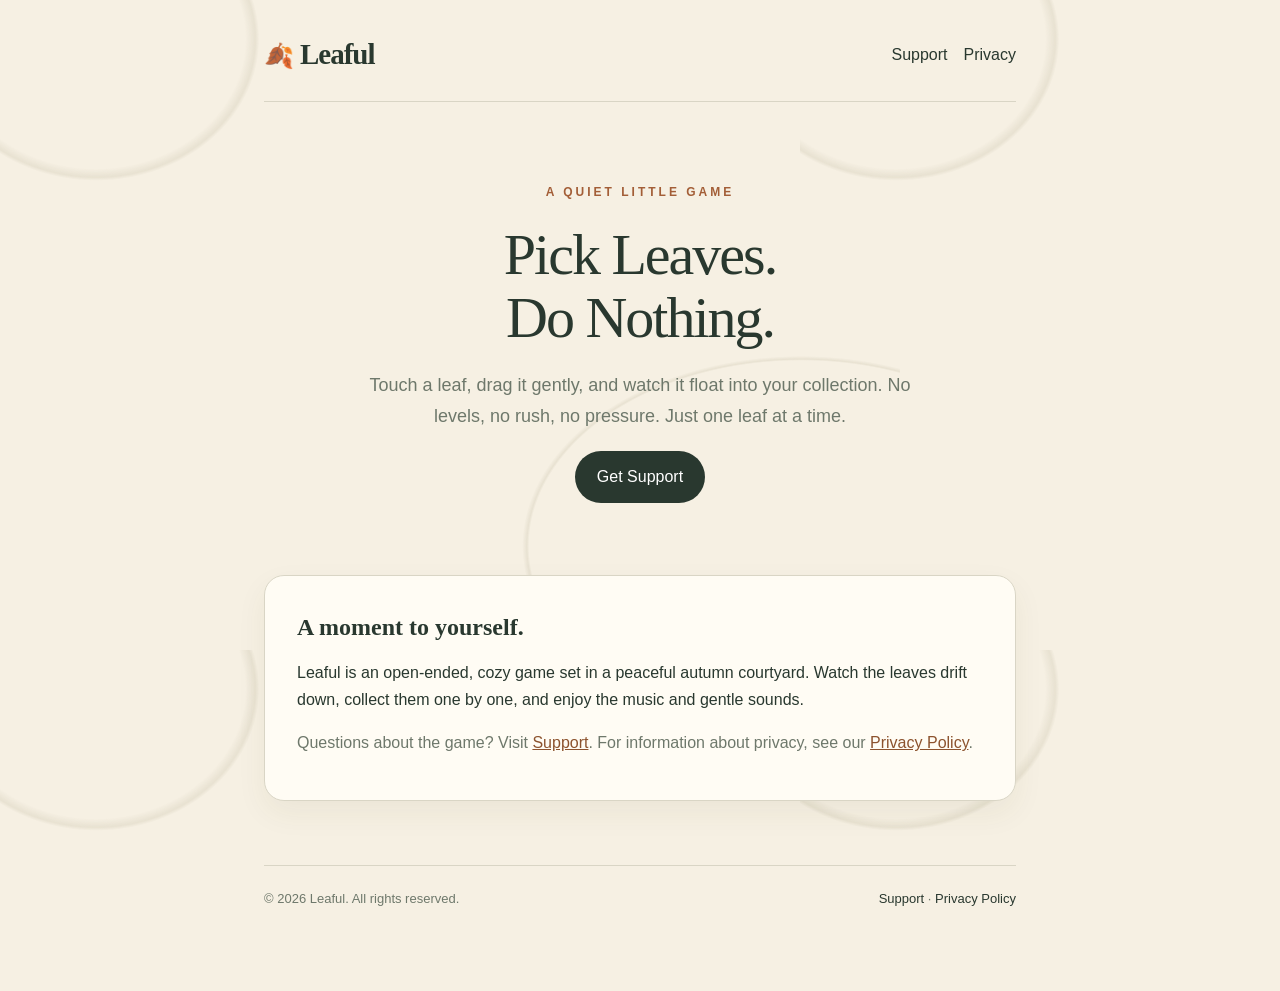
<file: index.html>
<!doctype html><html lang="en"><head><meta charset="utf-8"><meta name="viewport" content="width=device-width,initial-scale=1"><meta name="description" content="Leaful is a quiet little leaf-picking game. No rush. No pressure. Just leaves."><title>Leaful — Pick Leaves. Do Nothing.</title><link rel="stylesheet" href="styles.css"></head><body><div class="wrap"><header><a class="brand" href="./"><span class="leaf">🍂</span>Leaful</a><nav><a href="support.html">Support</a><a href="privacy.html">Privacy</a></nav></header><main><section class="hero"><div class="eyebrow">A quiet little game</div><h1>Pick Leaves.<br>Do Nothing.</h1><p>Touch a leaf, drag it gently, and watch it float into your collection. No levels, no rush, no pressure. Just one leaf at a time.</p><a class="button" href="support.html">Get Support</a></section><section class="card"><h2>A moment to yourself.</h2><p>Leaful is an open-ended, cozy game set in a peaceful autumn courtyard. Watch the leaves drift down, collect them one by one, and enjoy the music and gentle sounds.</p><p class="muted">Questions about the game? Visit <a href="support.html">Support</a>. For information about privacy, see our <a href="privacy.html">Privacy Policy</a>.</p></section></main><footer><span>© 2026 Leaful. All rights reserved.</span><span><a href="support.html">Support</a> · <a href="privacy.html">Privacy Policy</a></span></footer></div></body></html>
</file>
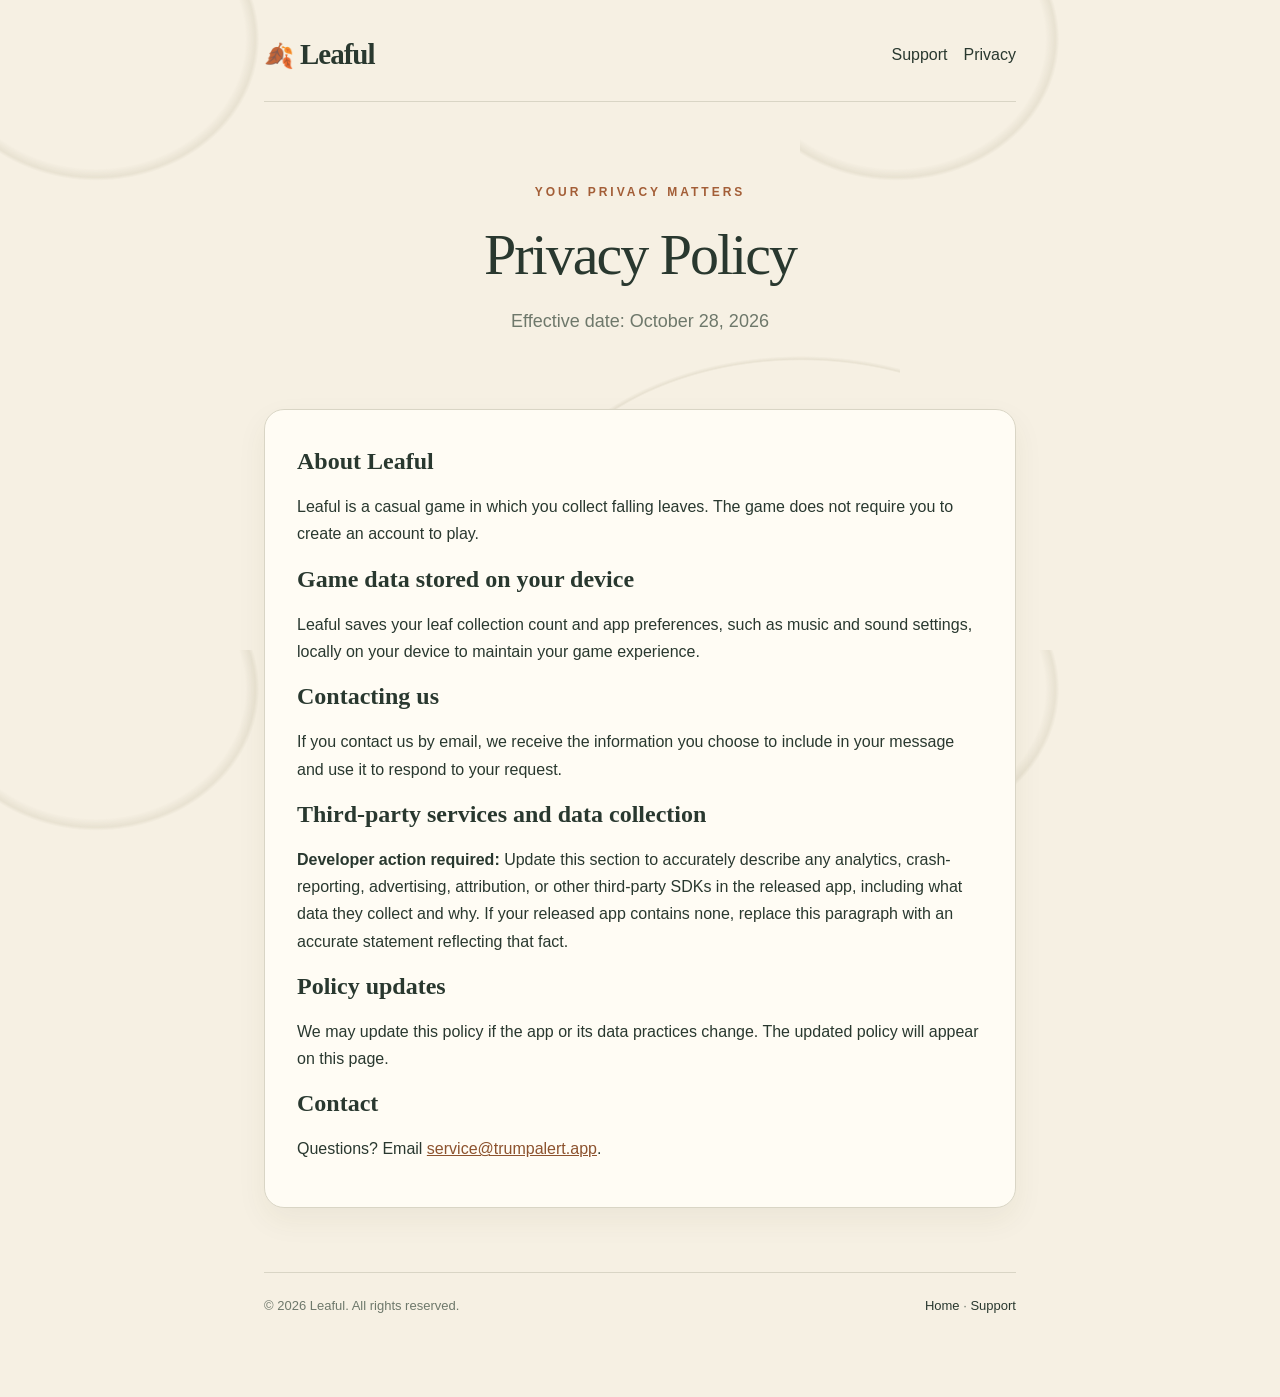
<file: privacy.html>
<!doctype html><html lang="en"><head><meta charset="utf-8"><meta name="viewport" content="width=device-width,initial-scale=1"><meta name="description" content="Privacy policy for the Leaful mobile app."><title>Privacy Policy — Leaful</title><link rel="stylesheet" href="styles.css"></head><body><div class="wrap"><header><a class="brand" href="./"><span class="leaf">🍂</span>Leaful</a><nav><a href="support.html">Support</a><a href="privacy.html">Privacy</a></nav></header><main><section class="hero"><div class="eyebrow">Your privacy matters</div><h1>Privacy Policy</h1><p>Effective date: October 28, 2026</p></section><section class="card"><h2>About Leaful</h2><p>Leaful is a casual game in which you collect falling leaves. The game does not require you to create an account to play.</p><h2>Game data stored on your device</h2><p>Leaful saves your leaf collection count and app preferences, such as music and sound settings, locally on your device to maintain your game experience.</p><h2>Contacting us</h2><p>If you contact us by email, we receive the information you choose to include in your message and use it to respond to your request.</p><h2>Third-party services and data collection</h2><p><strong>Developer action required:</strong> Update this section to accurately describe any analytics, crash-reporting, advertising, attribution, or other third-party SDKs in the released app, including what data they collect and why. If your released app contains none, replace this paragraph with an accurate statement reflecting that fact.</p><h2>Policy updates</h2><p>We may update this policy if the app or its data practices change. The updated policy will appear on this page.</p><h2>Contact</h2><p>Questions? Email <a href="mailto:service@trumpalert.app">service@trumpalert.app</a>.</p></section></main><footer><span>© 2026 Leaful. All rights reserved.</span><span><a href="./">Home</a> · <a href="support.html">Support</a></span></footer></div></body></html>
</file>
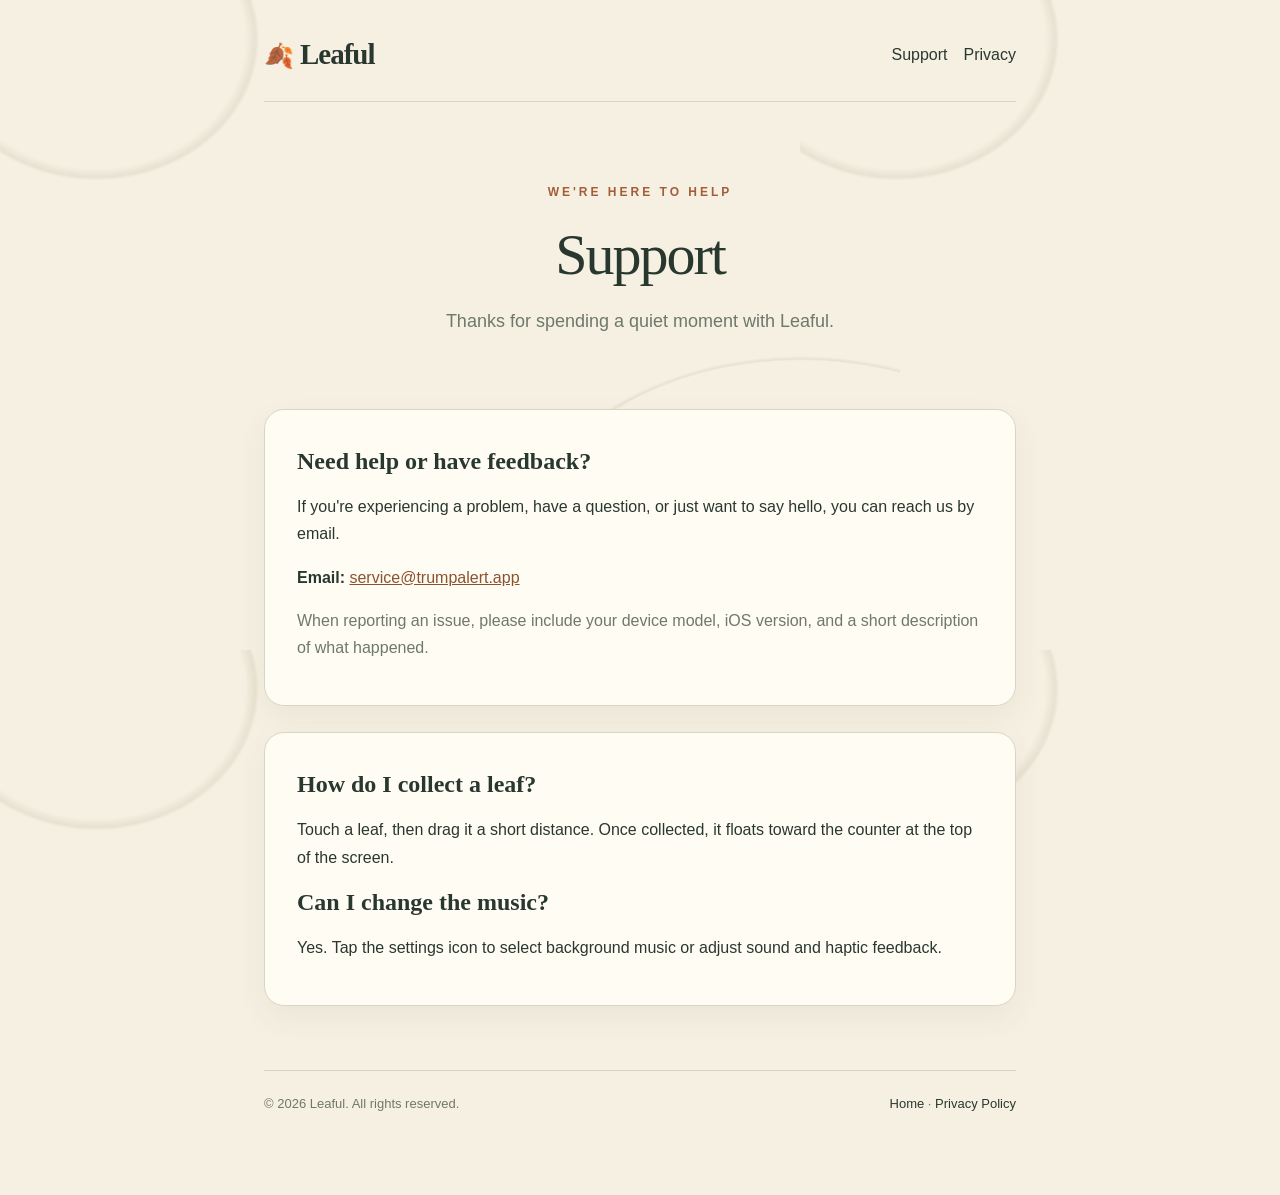
<file: support.html>
<!doctype html><html lang="en"><head><meta charset="utf-8"><meta name="viewport" content="width=device-width,initial-scale=1"><meta name="description" content="Help and support for Leaful."><title>Support — Leaful</title><link rel="stylesheet" href="styles.css"></head><body><div class="wrap"><header><a class="brand" href="./"><span class="leaf">🍂</span>Leaful</a><nav><a href="support.html">Support</a><a href="privacy.html">Privacy</a></nav></header><main><section class="hero"><div class="eyebrow">We're here to help</div><h1>Support</h1><p>Thanks for spending a quiet moment with Leaful.</p></section><section class="card"><h2>Need help or have feedback?</h2><p>If you're experiencing a problem, have a question, or just want to say hello, you can reach us by email.</p><p><strong>Email:</strong> <a href="mailto:service@trumpalert.app">service@trumpalert.app</a></p><p class="muted">When reporting an issue, please include your device model, iOS version, and a short description of what happened.</p></section><section class="card"><h2>How do I collect a leaf?</h2><p>Touch a leaf, then drag it a short distance. Once collected, it floats toward the counter at the top of the screen.</p><h2>Can I change the music?</h2><p>Yes. Tap the settings icon to select background music or adjust sound and haptic feedback.</p></section></main><footer><span>© 2026 Leaful. All rights reserved.</span><span><a href="./">Home</a> · <a href="privacy.html">Privacy Policy</a></span></footer></div></body></html>
</file>
<file: styles.css>
:root{--paper:#f6f0e3;--cream:#fffcf4;--ink:#29382f;--muted:#6e786b;--line:#d9d5c5;--accent:#a35e37;--moss:#6a7b56}*{box-sizing:border-box}html{font-size:16px}body{margin:0;background:var(--paper);color:var(--ink);font-family:-apple-system,BlinkMacSystemFont,"Segoe UI",Arial,sans-serif;line-height:1.7}body:before{content:"";position:fixed;inset:0;pointer-events:none;opacity:.22;background-image:radial-gradient(ellipse at 12% 6%,transparent 15%,#b9b196 16%,transparent 16.4%),radial-gradient(ellipse at 89% 78%,transparent 24%,#b9b196 24.2%,transparent 24.6%);background-size:800px 650px,900px 700px}.wrap{max-width:800px;margin:auto;padding:30px 24px 80px;position:relative}header{display:flex;justify-content:space-between;align-items:center;gap:15px;border-bottom:1px solid var(--line);padding-bottom:22px}.brand{font-family:Georgia,serif;font-size:29px;font-weight:700;letter-spacing:-1px;text-decoration:none;color:var(--ink)}.leaf{color:var(--accent);font-size:24px;margin-right:7px}nav{display:flex;gap:16px;flex-wrap:wrap}nav a,footer a{color:var(--ink);text-decoration:none}nav a:hover,footer a:hover,a:hover{text-decoration:underline}.hero{padding:80px 0 46px;text-align:center}.eyebrow{text-transform:uppercase;letter-spacing:3px;font-size:12px;color:var(--accent);font-weight:700}.hero h1{font:normal 58px/1.1 Georgia,serif;letter-spacing:-2px;margin:20px 0}.hero p{max-width:570px;margin:auto;color:var(--muted);font-size:18px}.card{background:var(--cream);padding:28px 32px;border:1px solid var(--line);border-radius:20px;margin-top:26px;box-shadow:0 12px 30px #56482310}h1,h2{font-family:Georgia,serif}h2{font-size:24px;line-height:1.3;margin:8px 0 12px}h3{font-size:17px;margin-bottom:5px}.button{display:inline-block;background:var(--ink);color:white;text-decoration:none;border-radius:40px;padding:12px 22px;margin-top:20px}.button:hover{opacity:.9;text-decoration:none}a{color:#8c522d}.muted,small{color:var(--muted)}ul{padding-left:23px}li{margin-bottom:6px}footer{margin-top:64px;border-top:1px solid var(--line);padding-top:22px;color:var(--muted);font-size:13px;display:flex;justify-content:space-between;flex-wrap:wrap;gap:10px}@media(max-width:580px){.wrap{padding:22px 18px 60px}.hero{padding:58px 0 26px}.hero h1{font-size:43px}.card{padding:22px}nav{gap:10px;font-size:13px}}
</file>
